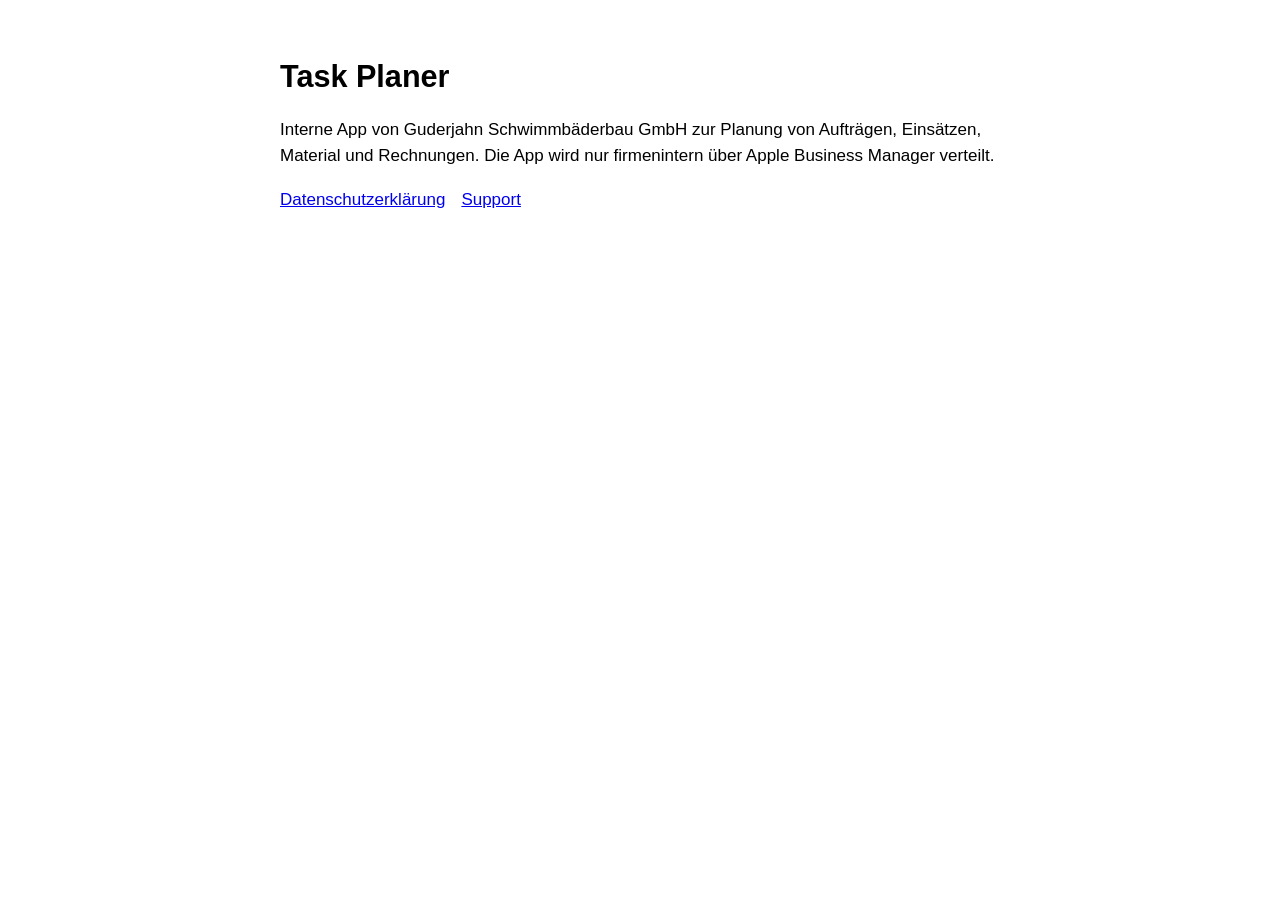
<file: index.html>
<!DOCTYPE html>
<html lang="de">
<head>
<meta charset="utf-8">
<meta name="viewport" content="width=device-width, initial-scale=1">
<title>Task Planer</title>
<link rel="stylesheet" href="style.css">
</head>
<body>
<h1>Task Planer</h1>
<p>Interne App von Guderjahn Schwimmbäderbau GmbH zur Planung von Aufträgen, Einsätzen, Material und Rechnungen. Die App wird nur firmenintern über Apple Business Manager verteilt.</p>
<nav><a href="datenschutz.html">Datenschutzerklärung</a><a href="support.html">Support</a></nav>
</body>
</html>
</file>
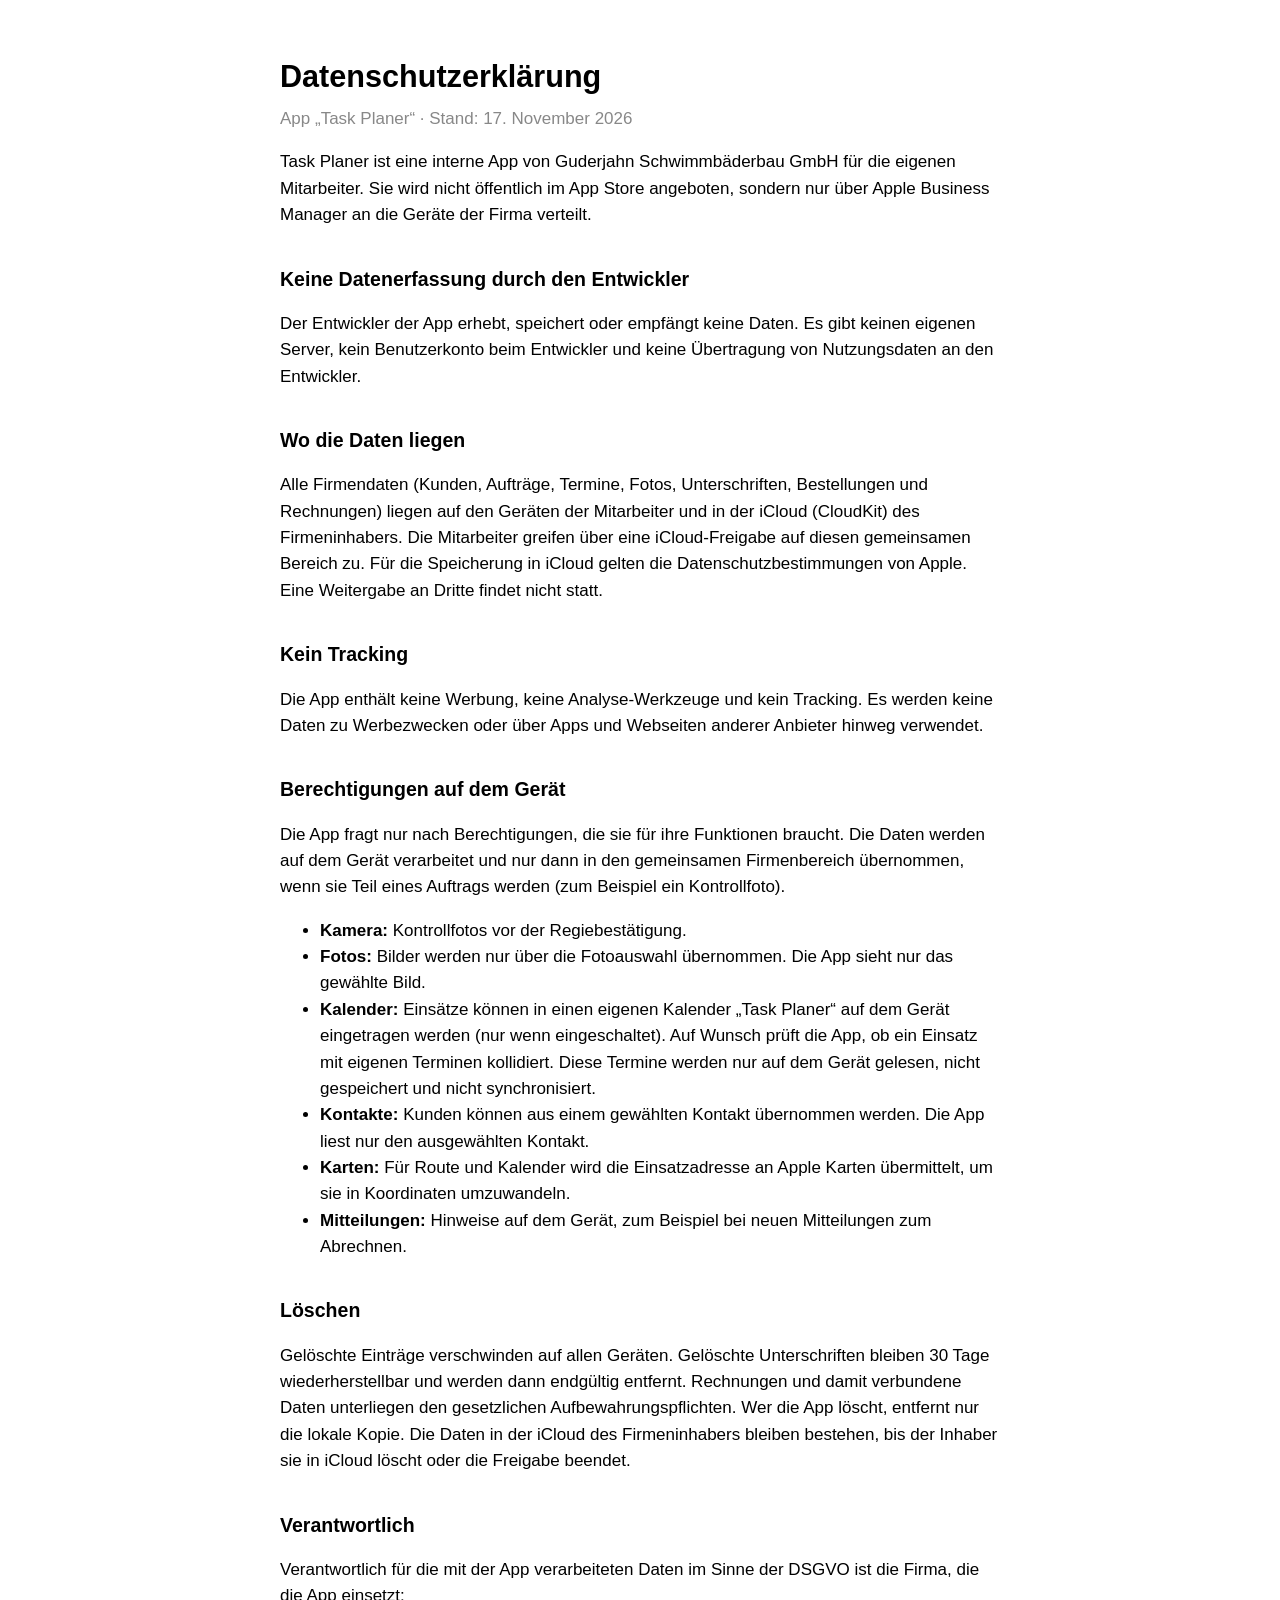
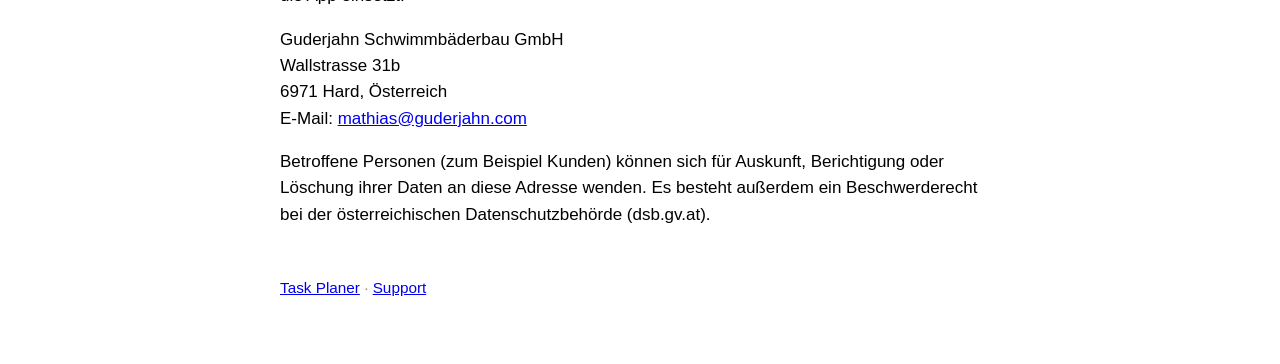
<file: datenschutz.html>
<!DOCTYPE html>
<html lang="de">
<head>
<meta charset="utf-8">
<meta name="viewport" content="width=device-width, initial-scale=1">
<title>Datenschutzerklärung – Task Planer</title>
<link rel="stylesheet" href="style.css">
</head>
<body>
<h1>Datenschutzerklärung</h1>
<p class="stand">App „Task Planer“ · Stand: 17. November 2026</p>

<p>Task Planer ist eine interne App von Guderjahn Schwimmbäderbau GmbH für die eigenen Mitarbeiter. Sie wird nicht öffentlich im App Store angeboten, sondern nur über Apple Business Manager an die Geräte der Firma verteilt.</p>

<h2>Keine Datenerfassung durch den Entwickler</h2>
<p>Der Entwickler der App erhebt, speichert oder empfängt keine Daten. Es gibt keinen eigenen Server, kein Benutzerkonto beim Entwickler und keine Übertragung von Nutzungsdaten an den Entwickler.</p>

<h2>Wo die Daten liegen</h2>
<p>Alle Firmendaten (Kunden, Aufträge, Termine, Fotos, Unterschriften, Bestellungen und Rechnungen) liegen auf den Geräten der Mitarbeiter und in der iCloud (CloudKit) des Firmeninhabers. Die Mitarbeiter greifen über eine iCloud-Freigabe auf diesen gemeinsamen Bereich zu. Für die Speicherung in iCloud gelten die Datenschutzbestimmungen von Apple. Eine Weitergabe an Dritte findet nicht statt.</p>

<h2>Kein Tracking</h2>
<p>Die App enthält keine Werbung, keine Analyse-Werkzeuge und kein Tracking. Es werden keine Daten zu Werbezwecken oder über Apps und Webseiten anderer Anbieter hinweg verwendet.</p>

<h2>Berechtigungen auf dem Gerät</h2>
<p>Die App fragt nur nach Berechtigungen, die sie für ihre Funktionen braucht. Die Daten werden auf dem Gerät verarbeitet und nur dann in den gemeinsamen Firmenbereich übernommen, wenn sie Teil eines Auftrags werden (zum Beispiel ein Kontrollfoto).</p>
<ul>
<li><strong>Kamera:</strong> Kontrollfotos vor der Regiebestätigung.</li>
<li><strong>Fotos:</strong> Bilder werden nur über die Fotoauswahl übernommen. Die App sieht nur das gewählte Bild.</li>
<li><strong>Kalender:</strong> Einsätze können in einen eigenen Kalender „Task Planer“ auf dem Gerät eingetragen werden (nur wenn eingeschaltet). Auf Wunsch prüft die App, ob ein Einsatz mit eigenen Terminen kollidiert. Diese Termine werden nur auf dem Gerät gelesen, nicht gespeichert und nicht synchronisiert.</li>
<li><strong>Kontakte:</strong> Kunden können aus einem gewählten Kontakt übernommen werden. Die App liest nur den ausgewählten Kontakt.</li>
<li><strong>Karten:</strong> Für Route und Kalender wird die Einsatzadresse an Apple Karten übermittelt, um sie in Koordinaten umzuwandeln.</li>
<li><strong>Mitteilungen:</strong> Hinweise auf dem Gerät, zum Beispiel bei neuen Mitteilungen zum Abrechnen.</li>
</ul>

<h2>Löschen</h2>
<p>Gelöschte Einträge verschwinden auf allen Geräten. Gelöschte Unterschriften bleiben 30 Tage wiederherstellbar und werden dann endgültig entfernt. Rechnungen und damit verbundene Daten unterliegen den gesetzlichen Aufbewahrungspflichten. Wer die App löscht, entfernt nur die lokale Kopie. Die Daten in der iCloud des Firmeninhabers bleiben bestehen, bis der Inhaber sie in iCloud löscht oder die Freigabe beendet.</p>

<h2>Verantwortlich</h2>
<p>Verantwortlich für die mit der App verarbeiteten Daten im Sinne der DSGVO ist die Firma, die die App einsetzt:</p>
<p>Guderjahn Schwimmbäderbau GmbH<br>Wallstrasse 31b<br>6971 Hard, Österreich<br>E-Mail: <a href="mailto:mathias@guderjahn.com">mathias@guderjahn.com</a></p>
<p>Betroffene Personen (zum Beispiel Kunden) können sich für Auskunft, Berichtigung oder Löschung ihrer Daten an diese Adresse wenden. Es besteht außerdem ein Beschwerderecht bei der österreichischen Datenschutzbehörde (dsb.gv.at).</p>

<footer><a href="index.html">Task Planer</a> · <a href="support.html">Support</a></footer>
</body>
</html>
</file>
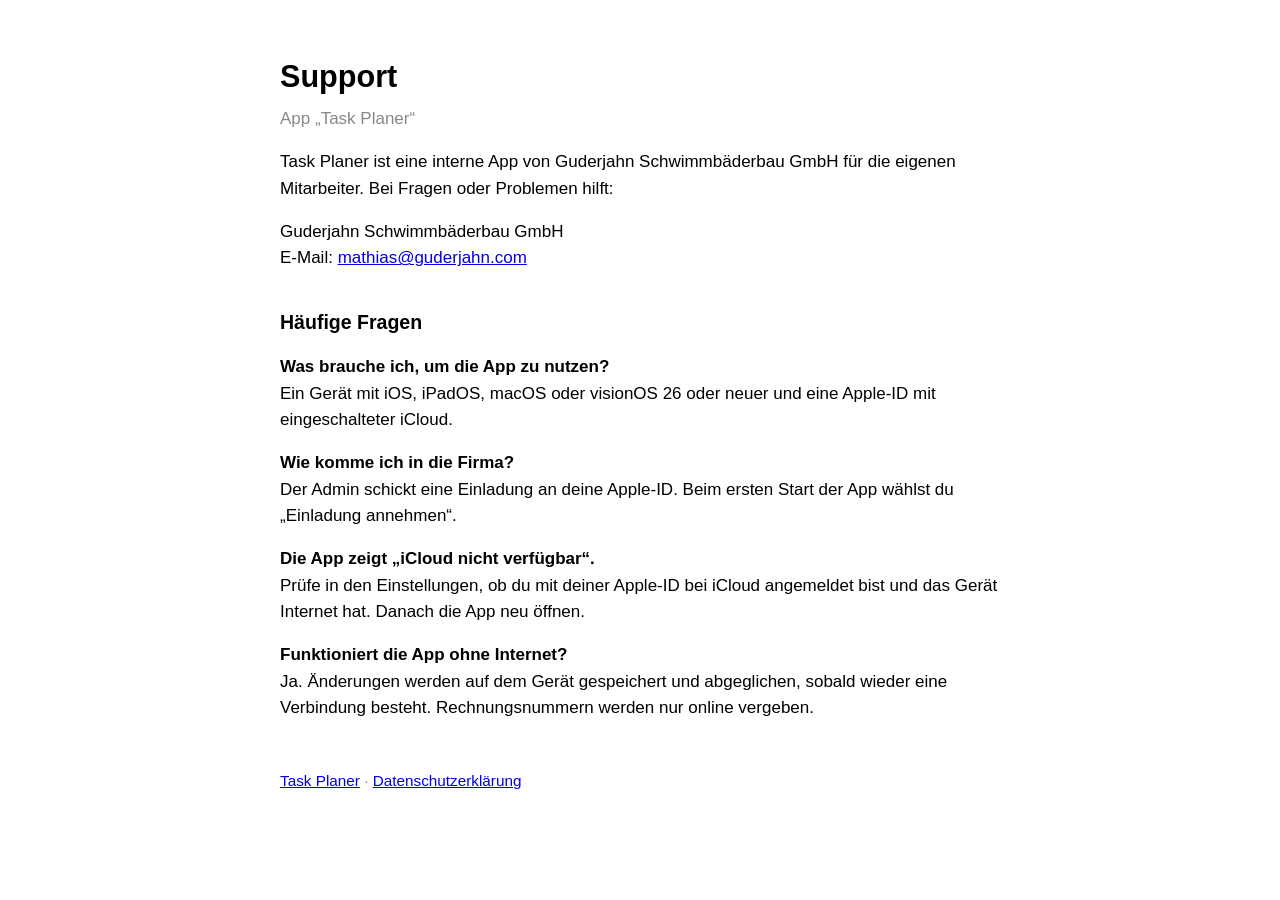
<file: support.html>
<!DOCTYPE html>
<html lang="de">
<head>
<meta charset="utf-8">
<meta name="viewport" content="width=device-width, initial-scale=1">
<title>Support – Task Planer</title>
<link rel="stylesheet" href="style.css">
</head>
<body>
<h1>Support</h1>
<p class="stand">App „Task Planer“</p>

<p>Task Planer ist eine interne App von Guderjahn Schwimmbäderbau GmbH für die eigenen Mitarbeiter. Bei Fragen oder Problemen hilft:</p>
<p>Guderjahn Schwimmbäderbau GmbH<br>E-Mail: <a href="mailto:mathias@guderjahn.com">mathias@guderjahn.com</a></p>

<h2>Häufige Fragen</h2>
<p><strong>Was brauche ich, um die App zu nutzen?</strong><br>Ein Gerät mit iOS, iPadOS, macOS oder visionOS 26 oder neuer und eine Apple-ID mit eingeschalteter iCloud.</p>
<p><strong>Wie komme ich in die Firma?</strong><br>Der Admin schickt eine Einladung an deine Apple-ID. Beim ersten Start der App wählst du „Einladung annehmen“.</p>
<p><strong>Die App zeigt „iCloud nicht verfügbar“.</strong><br>Prüfe in den Einstellungen, ob du mit deiner Apple-ID bei iCloud angemeldet bist und das Gerät Internet hat. Danach die App neu öffnen.</p>
<p><strong>Funktioniert die App ohne Internet?</strong><br>Ja. Änderungen werden auf dem Gerät gespeichert und abgeglichen, sobald wieder eine Verbindung besteht. Rechnungsnummern werden nur online vergeben.</p>

<footer><a href="index.html">Task Planer</a> · <a href="datenschutz.html">Datenschutzerklärung</a></footer>
</body>
</html>
</file>
<file: style.css>
:root { color-scheme: light dark; }
body { font: 17px/1.55 -apple-system, BlinkMacSystemFont, "Helvetica Neue", Arial, sans-serif; max-width: 720px; margin: 0 auto; padding: 32px 20px 64px; }
h1 { font-size: 1.8em; margin-bottom: .2em; }
h2 { font-size: 1.15em; margin-top: 1.8em; }
.stand { color: #888; margin-top: 0; }
nav a { margin-right: 16px; }
footer { margin-top: 48px; font-size: .9em; color: #888; }
</file>
